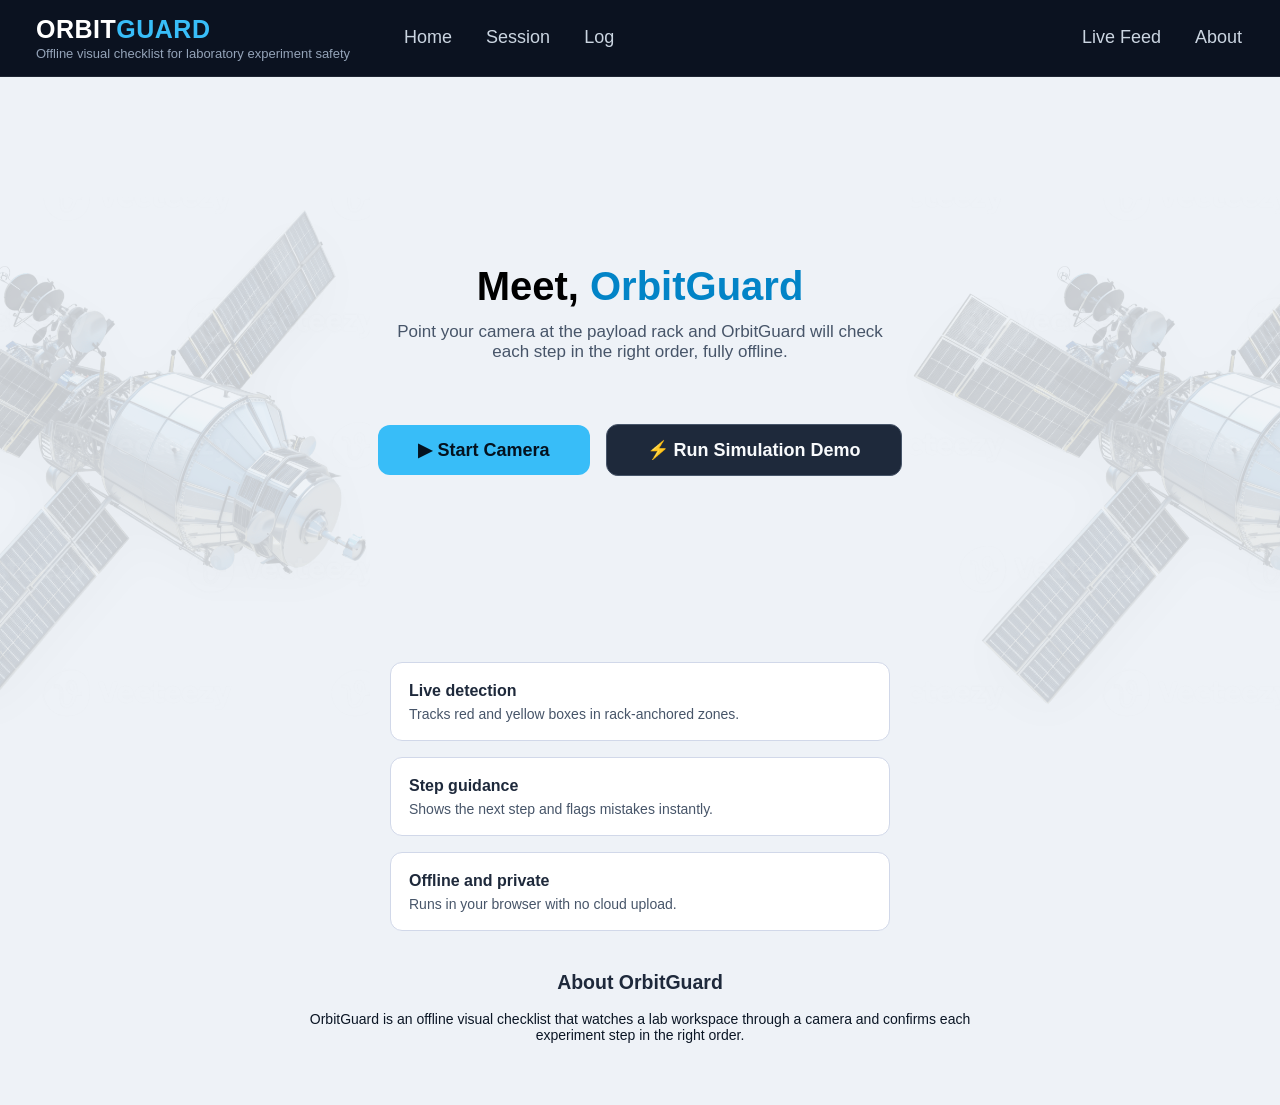
<file: index.html>
<!doctype html>

<html lang="en">
  <head>
    <meta charset="utf-8" />
    <meta name="viewport" content="width=device-width,initial-scale=1" />

    <title>OrbitGuard — On-board Experiment Sequence Monitor</title>

    <link rel="stylesheet" href="css/style.css" />

    <link rel="preconnect" href="https://fonts.googleapis.com" />
    <link rel="preconnect" href="https://fonts.gstatic.com" crossorigin />

    <link
      href="https://fonts.googleapis.com/css2?family=Inter:wght@400;500;600&family=Poppins:wght@600;700&family=JetBrains+Mono&display=swap"
      rel="stylesheet"
    />
  </head>

  <body>
    <header class="navbar">
      <div class="brand">
        <i class="logo"></i>

        <div>
          <h1>ORBIT<span>GUARD</span></h1>
          <h3>Offline visual checklist for laboratory experiment safety</h3>
        </div>
      </div>

      <button
        class="nav-toggle"
        aria-label="Toggle menu"
        aria-expanded="false"
      ></button>

      <nav class="nav-links" aria-label="Main navigation">
        <a href="#home" data-view="home">Home</a>
        <a href="#session" data-view="app">Session</a>
        <a href="#logSection" data-view="app">Log</a>
        <a href="#live" data-view="app" class="push-right">Live Feed</a>
        <a href="about.html">About</a>
      </nav>
    </header>

    <section class="home" id="home">
      <div class="hero-bg"></div>
      <img
        src="image/rocket2 (1).png"
        class="spaceship-center"
        alt="Space shuttle"
      />
      <img
        src="image/rocket2 (1).png"
        class="spaceship-right"
        alt="Space shuttle"
      />

      <div class="hero">
        <h2>Meet, <span>OrbitGuard</span></h2>

        <p>
          Point your camera at the payload rack and OrbitGuard will check each
          step in the right order, fully offline.
        </p>

        <div class="hero-actions">
          <button id="bStart" class="pri hero-btn">▶ Start Camera</button>
          <button id="bStartSim" class="sec hero-btn">⚡ Run Simulation Demo</button>
        </div>
      </div>

      <div class="features">
        <div class="feature">
          <h3>Live detection</h3>
          <p>Tracks red and yellow boxes in rack-anchored zones.</p>
        </div>

        <div class="feature">
          <h3>Step guidance</h3>
          <p>Shows the next step and flags mistakes instantly.</p>
        </div>

        <div class="feature">
          <h3>Offline and private</h3>
          <p>Runs in your browser with no cloud upload.</p>
        </div>
      </div>

      <div class="about" id="about">
        <h2>About OrbitGuard</h2>

        <p>
          OrbitGuard is an offline visual checklist that watches a lab workspace
          through a camera and confirms each experiment step in the right order.
        </p>
      </div>
    </section>

    <div id="app" hidden>
      <div class="statusbar">
        <div class="pills">
          <span class="pill ai" id="pMod"> MODE: RULE-BASED · OFFLINE </span>

          <span class="pill" id="pCam"> CAMERA: OFF </span>

          <span class="pill" id="pSes"> SESSION: IDLE </span>

          <span class="pill" id="pRec"> REC: OFF </span>

          <span class="pill" id="pNet"> IP STREAM: OFF </span>

          <span class="pill" id="pFps"> 0 FPS </span>

          <span class="pill" id="pTim"> 00:00 </span>
        </div>
      </div>
      <main>
        <section class="card" id="live">
          <h2>Live payload feed · rack-anchored zones</h2>

          <div class="stage">
            <canvas id="cv" width="640" height="480"></canvas>

            <div class="banner" id="banner"></div>
          </div>

          <div class="chips" id="chips"></div>

          <div class="controls">
            <div class="control-row">
              <div class="group">
                <button id="bCam" class="pri">▶ Start Camera</button>

                <button id="bSimG">Demo ✓ Correct</button>

                <button id="bSimB">Demo ✗ With Mistakes</button>
              </div>
            </div>

            <div class="control-row" id="session">
              <div class="group">
                <button id="bSes" class="pri">Start Session</button>

                <button id="bEnd">End Session</button>

                <button id="bRec">● Record</button>
              </div>

              <div class="group group-grow">
                <input id="wsUrl" value="ws://192.168.1.10:8765" />

                <button id="bNet">Connect IP</button>
              </div>

              <div class="group">
                <button id="bVoice">🔊 Voice On</button>

                <button id="bLog">⬇ Log (JSON)</button>
              </div>
            </div>

            <div class="control-row">
              <div class="group settings">
                <label class="field">
                  <small>Sensitivity</small>

                  <input type="range" id="sens" min="50" max="95" value="70" />
                </label>

                <label class="field">
                  <small>Orientation</small>

                  <select id="rot">
                    <option value="0">0°</option>
                    <option value="90">90°</option>
                    <option value="180">180°</option>
                    <option value="270">270°</option>
                  </select>
                </label>
              </div>
            </div>
          </div>
          <p class="hint">
            Zones are anchored to the payload rack: R=Rack, A=Tray A, B=Tray B.
            Use the Orientation menu if the camera is mounted rotated; use
            Sensitivity if lighting is poor.
          </p>
        </section>
        <aside>
          <section class="card">
            <h2>Guidance</h2>
            <ul class="steps" id="steps"></ul>
            <div id="nxt"></div>
          </section>
          <section class="card" id="logSection">
            <h2>Structured event log</h2>
            <div class="log" id="log"></div>
          </section>
        </aside>
      </main>
    </div>

    <div class="toast" id="toast"></div>

    <script src="model/colornet.js"></script>

    <script src="js/core.js"></script>

    <script src="js/model.js"></script>

    <script src="js/sim.js"></script>

    <script src="js/io.js"></script>

    <script src="js/main.js"></script>

    <script>
      (() => {
        const home = document.getElementById("home");
        const app = document.getElementById("app");
        const menu = document.querySelector(".nav-links");
        const toggle = document.querySelector(".nav-toggle");

        function showApp(startCamera) {
          home.hidden = true;
          app.hidden = false;

          window.scrollTo({
            top: 0,
          });

          if (startCamera) {
            document.getElementById("bCam").click();
          }
        }

        function showHome() {
          app.hidden = true;
          home.hidden = false;
        }

        document.getElementById("bStart").addEventListener("click", () => {
          showApp(true);
        });

        const bStartSim = document.getElementById("bStartSim");
        if (bStartSim) {
          bStartSim.addEventListener("click", () => {
            showApp(false);
            if (typeof runSim === "function") {
              runSim("good");
            }
          });
        }

        function checkHash() {
          const hash = window.location.hash;
          if (hash === "#session" || hash === "#live" || hash === "#logSection") {
            showApp(false);
            const target = document.querySelector(hash);
            if (target) {
              setTimeout(() => target.scrollIntoView({ behavior: "smooth" }), 50);
            }
          } else if (hash === "#home") {
            showHome();
          }
        }

        menu.querySelectorAll("a").forEach((a) => {
          a.addEventListener("click", (e) => {
            if (a.dataset.view === "home") {
              showHome();
            } else if (a.dataset.view === "app") {
              showApp(false);
            }
            menu.classList.remove("open");
          });
        });

        window.addEventListener("hashchange", checkHash);
        window.addEventListener("DOMContentLoaded", checkHash);
        checkHash();

        toggle.addEventListener("click", () => {
          const open = menu.classList.toggle("open");
          toggle.setAttribute("aria-expanded", open);
        });
      })();
    </script>
  </body>
</html>
</file>
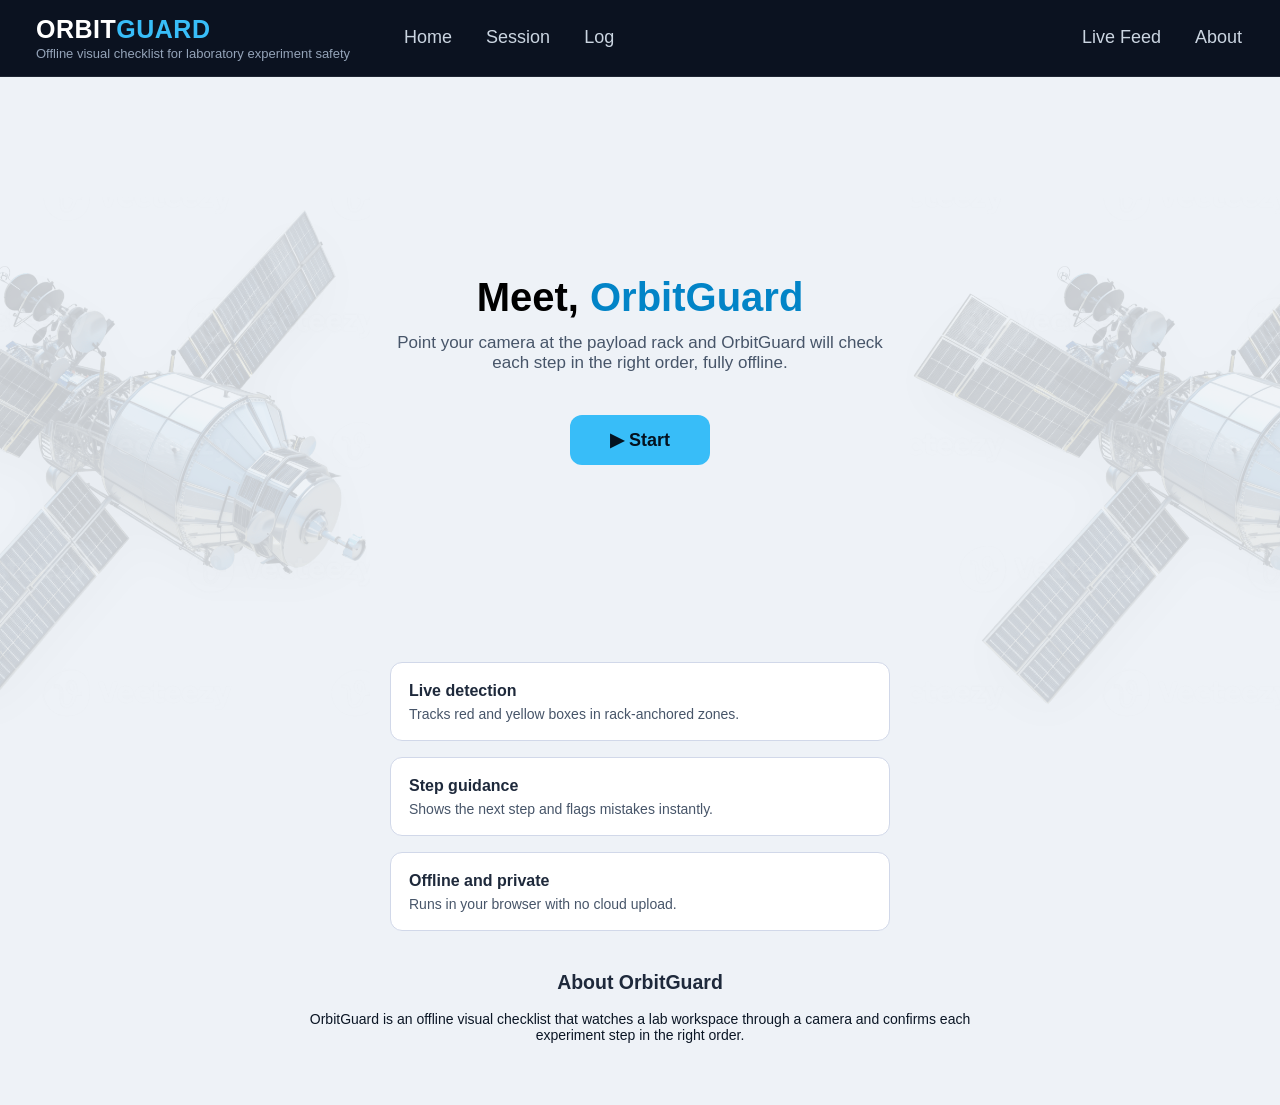
<file: orbitguard/orbitguard_backup/index.html>
<!doctype html>

<html lang="en">
  <head>
    <meta charset="utf-8" />
    <meta name="viewport" content="width=device-width,initial-scale=1" />

    <title>OrbitGuard — On-board Experiment Sequence Monitor</title>

    <link rel="stylesheet" href="css/style.css" />

    <link rel="preconnect" href="https://fonts.googleapis.com" />
    <link rel="preconnect" href="https://fonts.gstatic.com" crossorigin />

    <link
      href="https://fonts.googleapis.com/css2?family=Inter:wght@400;500;600&family=Poppins:wght@600;700&family=JetBrains+Mono&display=swap"
      rel="stylesheet"
    />
  </head>

  <body>
    <header class="navbar">
      <div class="brand">
        <i class="logo"></i>

        <div>
          <h1>ORBIT<span>GUARD</span></h1>
          <h3>Offline visual checklist for laboratory experiment safety</h3>
        </div>
      </div>

      <button
        class="nav-toggle"
        aria-label="Toggle menu"
        aria-expanded="false"
      ></button>

      <nav class="nav-links" aria-label="Main navigation">
        <a href="#home" data-view="home">Home</a>
        <a href="#session" data-view="app">Session</a>
        <a href="#logSection" data-view="app">Log</a>
        <a href="#live" data-view="app" class="push-right">Live Feed</a>
        <a href="about.html">About</a>
      </nav>
    </header>

    <section class="home" id="home">
      <div class="hero-bg"></div>
      <img
        src="image/rocket2 (1).png"
        class="spaceship-center"
        alt="Space shuttle"
      />
      <img
        src="image/rocket2 (1).png"
        class="spaceship-right"
        alt="Space shuttle"
      />

      <div class="hero">
        <h2>Meet, <span>OrbitGuard</span></h2>

        <p>
          Point your camera at the payload rack and OrbitGuard will check each
          step in the right order, fully offline.
        </p>

        <button id="bStart" class="pri hero-btn">▶ Start</button>
      </div>

      <div class="features">
        <div class="feature">
          <h3>Live detection</h3>
          <p>Tracks red and yellow boxes in rack-anchored zones.</p>
        </div>

        <div class="feature">
          <h3>Step guidance</h3>
          <p>Shows the next step and flags mistakes instantly.</p>
        </div>

        <div class="feature">
          <h3>Offline and private</h3>
          <p>Runs in your browser with no cloud upload.</p>
        </div>
      </div>

      <div class="about" id="about">
        <h2>About OrbitGuard</h2>

        <p>
          OrbitGuard is an offline visual checklist that watches a lab workspace
          through a camera and confirms each experiment step in the right order.
        </p>
      </div>
    </section>

    <div id="app" hidden>
      <div class="statusbar">
        <div class="pills">
          <span class="pill ai" id="pMod"> MODE: RULE-BASED · OFFLINE </span>

          <span class="pill" id="pCam"> CAMERA: OFF </span>

          <span class="pill" id="pSes"> SESSION: IDLE </span>

          <span class="pill" id="pRec"> REC: OFF </span>

          <span class="pill" id="pNet"> IP STREAM: OFF </span>

          <span class="pill" id="pFps"> 0 FPS </span>

          <span class="pill" id="pTim"> 00:00 </span>
        </div>
      </div>
      <main>
        <section class="card" id="live">
          <h2>Live payload feed · rack-anchored zones</h2>

          <div class="stage">
            <canvas id="cv" width="640" height="480"></canvas>

            <div class="banner" id="banner"></div>
          </div>

          <div class="chips" id="chips"></div>

          <div class="controls">
            <div class="control-row">
              <div class="group">
                <button id="bCam" class="pri">▶ Start Camera</button>

                <button id="bSimG">Demo ✓ Correct</button>

                <button id="bSimB">Demo ✗ With Mistakes</button>
              </div>
            </div>

            <div class="control-row" id="session">
              <div class="group">
                <button id="bSes" class="pri">Start Session</button>

                <button id="bEnd">End Session</button>

                <button id="bRec">● Record</button>
              </div>

              <div class="group group-grow">
                <input id="wsUrl" value="ws://192.168.1.10:8765" />

                <button id="bNet">Connect IP</button>
              </div>

              <div class="group">
                <button id="bVoice">🔊 Voice On</button>

                <button id="bLog">⬇ Log (JSON)</button>
              </div>
            </div>

            <div class="control-row">
              <div class="group settings">
                <label class="field">
                  <small>Sensitivity</small>

                  <input type="range" id="sens" min="50" max="95" value="70" />
                </label>

                <label class="field">
                  <small>Orientation</small>

                  <select id="rot">
                    <option value="0">0°</option>
                    <option value="90">90°</option>
                    <option value="180">180°</option>
                    <option value="270">270°</option>
                  </select>
                </label>
              </div>
            </div>
          </div>
          <p class="hint">
            Zones are anchored to the payload rack: R=Rack, A=Tray A, B=Tray B.
            Use the Orientation menu if the camera is mounted rotated; use
            Sensitivity if lighting is poor.
          </p>
        </section>
        <aside>
          <section class="card">
            <h2>Guidance</h2>
            <ul class="steps" id="steps"></ul>
            <div id="nxt"></div>
          </section>
          <section class="card" id="logSection">
            <h2>Structured event log</h2>
            <div class="log" id="log"></div>
          </section>
        </aside>
      </main>
    </div>

    <div class="toast" id="toast"></div>

    <script src="model/colornet.js"></script>

    <script src="js/core.js"></script>

    <script src="js/model.js"></script>

    <script src="js/sim.js"></script>

    <script src="js/io.js"></script>

    <script src="js/main.js"></script>

    <script>
      (() => {
        const home = document.getElementById("home");
        const app = document.getElementById("app");
        const menu = document.querySelector(".nav-links");
        const toggle = document.querySelector(".nav-toggle");

        function showApp(startCamera) {
          home.hidden = true;
          app.hidden = false;

          window.scrollTo({
            top: 0,
          });

          if (startCamera) {
            document.getElementById("bCam").click();
          }
        }
        function showHome() {
          app.hidden = true;
          home.hidden = false;
        }
        document.getElementById("bStart").addEventListener("click", () => {
          showApp(true);
        });

        menu.querySelectorAll("a").forEach((a) => {
          a.addEventListener("click", () => {
            if (a.dataset.view === "home") {
              showHome();
            } else {
              showApp(false);
            }

            menu.classList.remove("open");
          });
        });
        toggle.addEventListener("click", () => {
          const open = menu.classList.toggle("open");

          toggle.setAttribute("aria-expanded", open);
        });
      })();
    </script>
  </body>
</html>
</file>
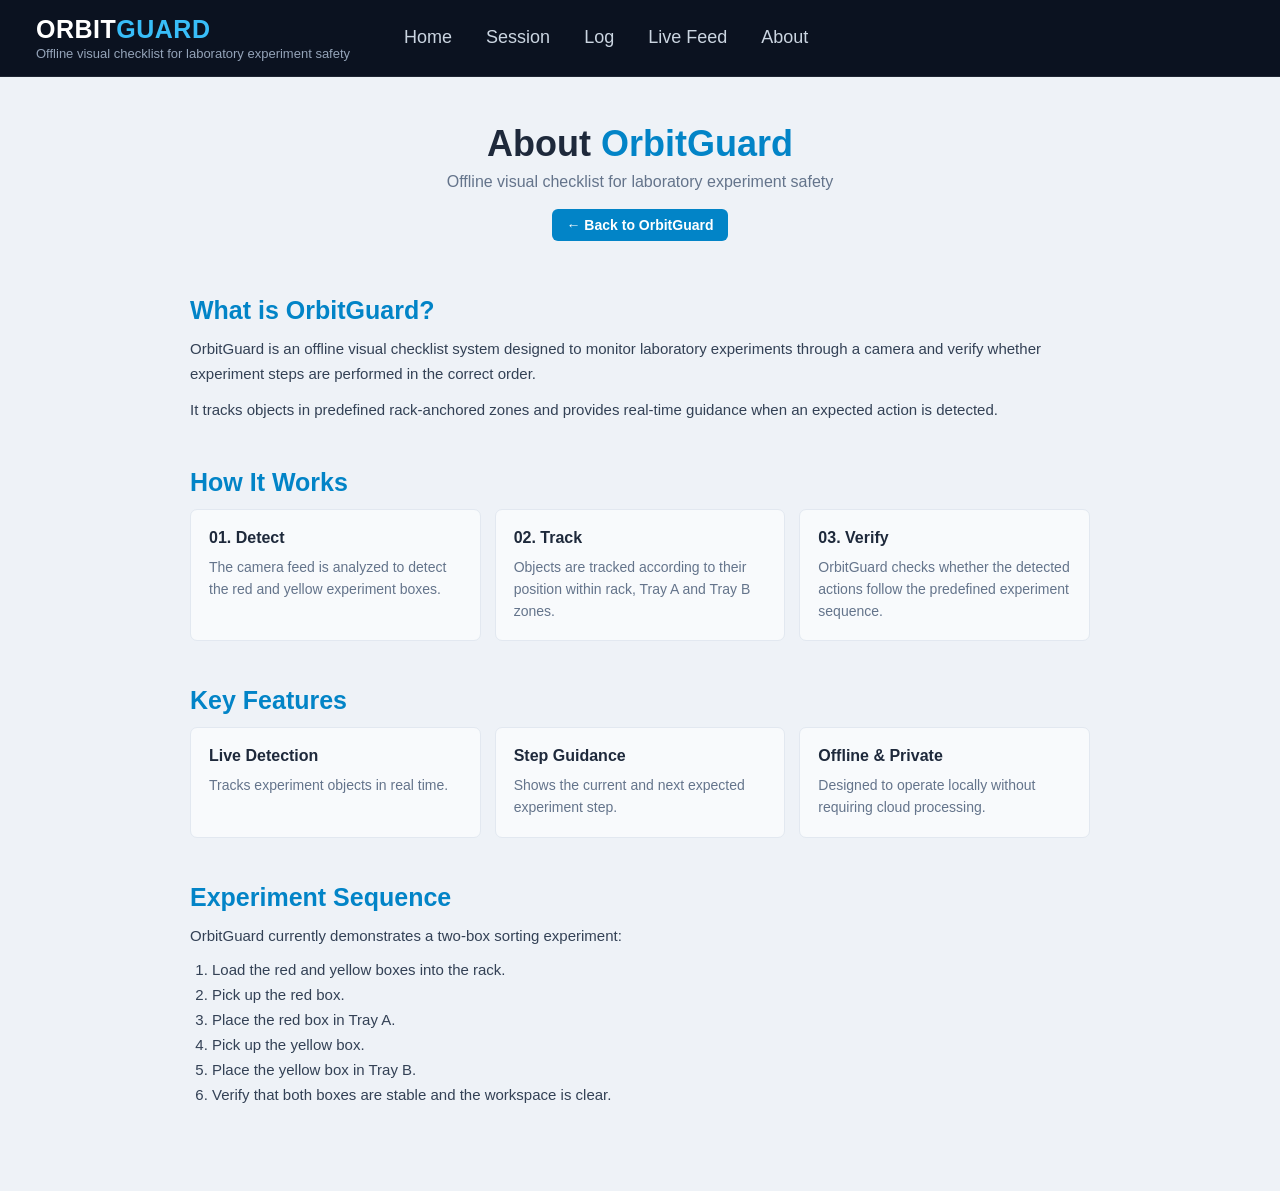
<file: about.html>
<!doctype html>
<html lang="en">
<head>
  <meta charset="utf-8">
  <meta name="viewport" content="width=device-width, initial-scale=1">
  <title>About — OrbitGuard</title>

  <link rel="stylesheet" href="css/edit.css">
  <link rel="stylesheet" href="css/style.css">
</head>

<body>

  <header class="navbar">
    <div class="brand">
      <i class="logo"></i>

      <div>
        <h1>ORBIT<span>GUARD</span></h1>
        <h3>Offline visual checklist for laboratory experiment safety</h3>
      </div>
    </div>

    <nav class="nav-links">
      <a href="index.html">Home</a>
      <a href="index.html#session">Session</a>
      <a href="index.html#logSection">Log</a>
      <a href="index.html#live">Live Feed</a>
      <a href="about.html">About</a>
    </nav>
  </header>

  <main class="about-page">

    <section class="about-hero">
      <h1>About <span>OrbitGuard</span></h1>

      <p>
        Offline visual checklist for laboratory experiment safety
      </p>

      <a href="index.html" class="back-btn">
        ← Back to OrbitGuard
      </a>
    </section>

    <section class="about-card">
      <h2>What is OrbitGuard?</h2>

      <p>
        OrbitGuard is an offline visual checklist system designed to
        monitor laboratory experiments through a camera and verify
        whether experiment steps are performed in the correct order.
      </p>

      <p>
        It tracks objects in predefined rack-anchored zones and provides
        real-time guidance when an expected action is detected.
      </p>
    </section>

    <section class="about-card">
      <h2>How It Works</h2>

      <div class="about-grid">

        <div class="feature-box">
          <h3>01. Detect</h3>
          <p>
            The camera feed is analyzed to detect the red and yellow
            experiment boxes.
          </p>
        </div>

        <div class="feature-box">
          <h3>02. Track</h3>
          <p>
            Objects are tracked according to their position within
            rack, Tray A and Tray B zones.
          </p>
        </div>

        <div class="feature-box">
          <h3>03. Verify</h3>
          <p>
            OrbitGuard checks whether the detected actions follow the
            predefined experiment sequence.
          </p>
        </div>

      </div>
    </section>

    <section class="about-card">
      <h2>Key Features</h2>

      <div class="about-grid">

        <div class="feature-box">
          <h3>Live Detection</h3>
          <p>
            Tracks experiment objects in real time.
          </p>
        </div>

        <div class="feature-box">
          <h3>Step Guidance</h3>
          <p>
            Shows the current and next expected experiment step.
          </p>
        </div>

        <div class="feature-box">
          <h3>Offline & Private</h3>
          <p>
            Designed to operate locally without requiring cloud
            processing.
          </p>
        </div>

      </div>
    </section>

    <section class="about-card">
      <h2>Experiment Sequence</h2>

      <p>
        OrbitGuard currently demonstrates a two-box sorting experiment:
      </p>

      <ol>
        <li>Load the red and yellow boxes into the rack.</li>
        <li>Pick up the red box.</li>
        <li>Place the red box in Tray A.</li>
        <li>Pick up the yellow box.</li>
        <li>Place the yellow box in Tray B.</li>
        <li>Verify that both boxes are stable and the workspace is clear.</li>
      </ol>
    </section>
  </main>
</body>
</html>
</file>
<file: css/style.css>
:root {
  --bg: #eef2f7;
  --pn: #ffffff;
  --ln: #d1d8e9;
  --tx: #1e293b;
  --mu: #64748b;
  --ac: #38bdf8;
  --ok: #16a34a;
  --wr: #d97706;
  --er: #dc2626;
}
* {
  font-family: "IBM Plex Sans", sans-serif;
  box-sizing: border-box;
}
html {
  scroll-behavior: smooth;
}
[hidden] {
  display: none !important;
}
body {
  margin: 0;
  background: var(--bg);
  color: var(--tx);
  font-size: 13px;
}
h1,
h2,
h3 {
  font-family: var(--font-heading);
  font-weight: 700;
  line-height: 1.2;
}
code,
pre {
  font-family: var(--font-code);
  font-size: 0.9rem;
}
small {
  color: var(--mu);
}
#live,
#session,
#log,
#about {
  scroll-margin-top: 100px;
}
.navbar {
  position: sticky;
  top: 0;
  z-index: 100;
  display: flex;
  align-items: center;
  gap: 16px;
  padding: 14px 24px;
  background: #0b1220;
  border-bottom: 1px solid rgba(255, 255, 255, 0.08);
}
.brand {
  display: flex;
  gap: 12px;
  align-items: center;
}
.navbar h1 {
  margin: 0;
  font-size: 25px;
  letter-spacing: 0.5px;
  color: #fff;
}
.navbar h1 span {
  color: var(--ac);
}
.navbar h3 {
  margin: 2px 0 0;
  font-size: 13px;
  font-weight: 400;
  color: #94a3b8;
}
.nav-links {
  display: flex;
  flex: 1;
  gap: 6px;
  margin-left: 24px;
}
.nav-links a {
  padding: 8px 14px;
  border-radius: 8px;
  color: #cbd5e1;
  text-decoration: none;
  font-size: 18px;
  font-weight: 500;
  transition:
    background 0.2s,
    color 0.2s;
}
.nav-links a:hover {
  background: #0284c7;
  color: #fff;
}
.nav-links a.active {
  background: var(--ac);
  color: #0b1220;
}
.nav-links .push-right {
  margin-left: auto;
}
.nav-toggle {
  display: none;
  margin-left: auto;
  background: none;
  border: 1px solid rgba(255, 255, 255, 0.2);
  color: #fff;
  font-size: 20px;
  padding: 4px 10px;
  border-radius: 8px;
  cursor: pointer;
}
.statusbar {
  padding: 10px 24px;
  background: #f1f5f9;
  border-bottom: 1px solid var(--ln);
}
.pills {
  display: flex;
  align-items: center;
  flex-wrap: wrap;
  gap: 10px;
  margin-top: 30px;
}
.pill {
  display: inline-flex;
  align-items: center;
  padding: 4px 12px;
  border: 1px solid;
  font-size: 15px;
  font-weight: 600;
  line-height: 1.4;
  color: #212121;
  background: var(--pn);
  white-space: nowrap;
}
.pill.ai {
  color: #0284c7;
  border-color: #0284c7;
}
.pill.on {
  color: var(--ok);
  border-color: var(--ok);
}
.pill.rec {
  color: var(--er);
  border-color: var(--er);
  animation: bl 1s infinite;
}
.home {
  padding: 0 20px 48px;
}
.hero {
  display: flex;
  flex-direction: column;
  align-items: center;
  justify-content: center;
  gap: 12px;
  min-height: 65vh;
  text-align: center;
}
.hero h2 {
  font-size: 40px;
  color: #000;
  margin: 0;
}
.hero h2 span {
  color: #0284c7;
}
.hero p {
  margin: 0;
  max-width: 520px;
  color: #475569;
  font-size: 17px;
}
.hero-btn {
  margin-top: 30px;
  padding: 14px 40px;
  font-size: 18px;
  border-radius: 12px;
}
.features {
  display: grid;
  gap: 16px;
  max-width: 500px;
  margin: 0 auto 40px;
}
.feature {
  padding: 18px;
  border: 1px solid var(--ln);
  border-radius: 12px;
  background: var(--pn);
}
.feature h3 {
  margin: 0 0 6px;
  font-size: 16px;
}
.feature p {
  margin: 0;
  font-size: 14px;
  color: #475569;
}
.about {
  max-width: 700px;
  margin: 0 auto;
  text-align: center;
}
.about p {
  color: #0b1625;
  font-size: 14px;
}
main {
  display: grid;
  grid-template-columns: minmax(0, 1.7fr) minmax(0, 1fr);
  gap: 24px;
  padding: 24px 32px;
}
main aside,
.side {
  display: flex;
  flex-direction: column;
  gap: 20px;
}
.card {
  border: 1px solid var(--ln);
  border-radius: 14px;
  border-color: #0284c7;
  padding: 20px;
}
.card h2 {
  margin: 0 0 10px;
  font-size: 20px;
  letter-spacing: 1.5px;
  text-transform: uppercase;
  color: #0284c7;
}
.stage {
  position: relative;
  border-radius: 12px;
  overflow: hidden;
  box-shadow:
    0 0 0 1px var(--ln),
    0 0 40px #38bdf822;
}
.stage::before {
  content: "";
  position: absolute;
  inset: 0;
  pointer-events: none;
  z-index: 2;
  background: repeating-linear-gradient(
    0deg,
    rgba(56, 189, 248, 0.06) 0 1px,
    transparent 1px 3px
  );
}
.stage::after {
  content: "";
  position: absolute;
  left: 0;
  right: 0;
  height: 2px;
  background: linear-gradient(90deg, transparent, var(--ac), transparent);
  animation: scan 4s linear infinite;
  z-index: 2;
  pointer-events: none;
}
canvas {
  display: block;
  width: 100%;
  border-radius: 10px;
  background: #0b1220;
  cursor: default;
}
.banner {
  position: absolute;
  left: 10px;
  right: 10px;
  top: 10px;
  z-index: 3;
  padding: 10px 14px;
  border-radius: 10px;
  background: rgba(220, 38, 38, 0.92);
  color: #fff;
  font-weight: 600;
  display: none;
  animation: bl 0.6s 3;
}
.chips {
  display: flex;
  gap: 8px;
  margin-top: 8px;
  flex-wrap: wrap;
}
.chip {
  padding: 3px 9px;
  border-radius: 8px;
  background: #141d33;
  color: #e6edf7;
  font-size: 12px;
}
.bar {
  display: flex;
  flex-wrap: wrap;
  gap: 10px;
  margin-top: 15px;
  align-items: center;
  font-size: 15px;
}
.hint {
  margin: 14px 0 0;
  padding: 10px 14px;
  font-family: var(--font-body);
  font-size: 20px;
  line-height: 1.5;
  color: #0b2740;
  border: 1px solid #91d0ee;
  border-radius: 8px;
}
button,
select,
input {
  font: inherit;
  color: #e6edf7;
  background: #12213f;
  border: 1px solid #2a3a5e;
  border-radius: 9px;
  padding: 7px 11px;
}
button {
  cursor: pointer;
  transition: 0.15s;
}
button:hover {
  border-color: var(--ac);
  transform: translateY(-1px);
}
button.pri {
  background: var(--ac);
  color: #04121f;
  border: 0;
  font-weight: 700;
}
button.sec {
  background: #1e293b;
  color: #f8fafc;
  border: 1px solid #475569;
  font-weight: 600;
}
button.sec:hover {
  background: #334155;
  border-color: var(--ac);
}
.hero-actions {
  display: flex;
  gap: 16px;
  flex-wrap: wrap;
  justify-content: center;
  align-items: center;
  margin-top: 20px;
}
button.dan {
  border-color: var(--er);
  color: #fca5a5;
}
button.cal {
  border-color: var(--wr);
}
button.act {
  outline: 2px solid var(--wr);
}
input {
  width: 190px;
}
input[type="range"] {
  padding: 0;
  border: 0;
  background: none;
}
.next {
  border: 1px solid var(--ac);
  background: linear-gradient(135deg, #0b2740, #0f1626);
  color: #e6edf7;
  border-radius: 12px;
  padding: 12px;
  margin-bottom: 10px;
}
.next small {
  color: #94a3b8;
}
.next b,
.next strong {
  display: block;
  margin-top: 2px;
  font-size: 17px;
}
.steps {
  list-style: none;
  margin: 0;
  padding: 0;
}
.steps li {
  display: flex;
  gap: 10px;
  align-items: center;
  padding: 8px;
  margin-bottom: 4px;
  border-radius: 9px;
  border: 1px solid transparent;
}
.steps li.active {
  border-color: var(--ac);
  background: #e0f2fe;
}
.steps .ic {
  width: 24px;
  height: 24px;
  flex: none;
  display: grid;
  place-items: center;
  border-radius: 50%;
  background: #1a2540;
  color: #fff;
  font-size: 12px;
}
.steps li.done .ic {
  background: var(--ok);
  color: #03150d;
}
.steps li.skipped .ic {
  background: var(--er);
  color: #fff;
}
.steps li.late .ic {
  background: var(--wr);
  color: #201500;
}
.steps li.done {
  animation: pop 0.45s;
}
.steps small {
  display: block;
}
.log {
  height: 170px;
  overflow: auto;
  padding: 8px;
  border-radius: 9px;
  background: #080d19;
  color: #e6edf7;
  font:
    12px ui-monospace,
    Consolas,
    monospace;
}
.log div {
  padding: 1px 0;
}
.log .alert {
  color: #f87171;
}
.log .ok {
  color: #4ade80;
}
.log .info {
  color: #94a3b8;
}
.toast {
  position: fixed;
  bottom: 16px;
  left: 50%;
  transform: translateX(-50%);
  z-index: 9;
  display: none;
  padding: 10px 16px;
  border: 1px solid var(--ac);
  border-radius: 10px;
  background: #16203a;
  color: #e6edf7;
}
@keyframes bl {
  50% {
    opacity: 0.4;
  }
}
@keyframes scan {
  from {
    top: 0;
  }
  to {
    top: 100%;
  }
}
@keyframes pop {
  0% {
    transform: scale(0.96);
    background: #dcfce7;
  }
  100% {
    transform: none;
  }
}
@media (prefers-reduced-motion: reduce) {
  .pill.rec,
  .stage::after,
  .banner,
  .steps li.done {
    animation: none;
  }
}
@media (max-width: 1100px) {
  .navbar {
    flex-wrap: wrap;
  }
  .nav-links {
    flex: 1 1 100%;
    flex-wrap: wrap;
    margin-left: 0;
  }
  .nav-links .push-right {
    margin-left: 0;
  }
}
@media (max-width: 900px) {
  main {
    grid-template-columns: 1fr;
  }
}
@media (max-width: 720px) {
  .nav-toggle {
    display: block;
  }
  .nav-links {
    display: none;
    flex: none;
    flex-direction: column;
    width: 100%;
  }
  .nav-links.open {
    display: flex;
  }
  .navbar h1 {
    font-size: 18px;
  }
  .navbar h3 {
    font-size: 12px;
  }
  .statusbar {
    padding: 8px 12px;
  }
  .pills {
    gap: 8px;
  }
  .pill {
    font-size: 12px;
    padding: 3px 10px;
  }
  main {
    padding: 16px;
    gap: 20px;
  }
}
.controls {
  display: flex;
  flex-direction: column;
  gap: 12px;
  margin-top: 16px;
}
.control-row {
  display: flex;
  flex-wrap: wrap;
  align-items: center;
  gap: 12px 20px;
}
.group {
  display: flex;
  flex-wrap: wrap;
  align-items: center;
  gap: 8px;
}
.group-end {
  margin-left: auto;
  gap: 16px;
}
.group-grow {
  flex: 1 1 280px;
}
.group-grow input {
  flex: 1;
  min-width: 0;
  width: auto;
}
.field {
  display: flex;
  align-items: center;
  gap: 8px;
}
.controls button,
.controls select,
.controls input:not([type="range"]) {
  height: 38px;
  padding: 0 14px;
  font-size: 14px;
  white-space: nowrap;
}
.controls input[type="range"] {
  width: 110px;
  height: auto;
  padding: 0;
}
#app aside .card {
  padding: 20px;
  border-radius: 16px;
}
.next {
  padding: 12px 16px;
  margin-bottom: 14px;
  border-left: 4px solid var(--ac);
  border-radius: 10px;
  background: #0b2740;
}
.next small {
  display: block;
  font-size: 12px;
  color: #7dd3fc;
}
.next strong,
.next b {
  display: block;
  margin-top: 2px;
  font-size: 18px;
  color: #fff;
}
.steps .ic {
  width: auto;
  height: auto;
  border-radius: 0;
  background: none;
  color: #0b1220;
  font-size: 18px;
  font-weight: 600;
  display: block;
  box-shadow: none;
}
.steps .ic::after {
  content: ".";
}
.steps li.done .ic {
  background: none;
  color: #03150d;
}
.steps li.skipped .ic {
  background: none;
  color: var(--er);
}
.steps li.late .ic {
  background: none;
  color: var(--wr);
}
.steps li.active .ic {
  background: #fff;
  color: #dc2626;
  border: 1px solid #dc2626;
}
#bSimG {
  background: #fff;
  color: #217011;
  border: 1px solid #44dc26;
}
#bSimB {
  background: #fff;
  color: #dc2626;
  border: 1px solid #dc2626;
}
#bSes {
  background: #fff;
  color: #2563eb;
  border: 1px solid #2563eb;
}
#bEnd {
  background: #fff;
  color: #e89669;
  border: 1px solid #ea580c;
}
#bRec {
  background: #fff;
  color: #dc2626;
  border: 1px solid #dc2626;
}
#wsUrl {
  background: #fff;
  color: #dc2626;
  border: 1px solid #dc2626;
}
#bNet {
  background: #fff;
  color: #7c3aed;
  border: 1px solid #7c3aed;
}
#bVoice {
  background: #fff;
  color: #0f766e;
  border: 1px solid #0f766e;
}
#bLog {
  background: #fff;
  color: #475569;
  border: 1px solid #475569;
}
.field {
  color: #212121;
  font-size: 18px;
}
.field small {
  color: #0b1220;
}
#rot {
  background: #fff;
  color: #dc2626;
  border: 1px solid #dc2626;
}
.controls {
  display: flex;
  flex-direction: column;
  gap: 12px;
  margin-top: 16px;
}
.control-row {
  display: flex;
  flex-wrap: wrap;
  align-items: center;
  gap: 8px;
}
.group {
  display: flex;
  flex-wrap: wrap;
  align-items: center;
  gap: 8px;
}
.group-grow input {
  width: 230px;
}
.controls button,
.controls select,
.controls input:not([type="range"]) {
  height: 40px;
  padding: 0 14px;
  font-size: 14px;
  box-sizing: border-box;
}
.controls button {
  min-width: 110px;
}
.settings {
  gap: 24px;
}
.steps li {
  font-size: 18px;
}
.steps li small {
  font-size: 14px;
}
.steps .ic {
  font-size: 18px;
}
#bStart {
  background-color: rgb(2, 132, 199);
  border-color: rgb(2, 132, 199);
}
.controls button {
  background: #0b1220;
  color: #fff;
  border: 1px solid #0b1220;
}
.controls button:hover {
  background: #1e293b;
}
.controls button.pri {
  background: #0284c7;
  border-color: #0284c7;
  color: #fff;
}
#bEnd,
#bRec {
  background: #fff;
  color: #dc2626;
  border: 1px solid #dc2626;
}
#bEnd:hover,
#bRec:hover {
  background: #fee2e2;
}
.controls input,
.controls select {
  background: #fff;
  color: #0b1220;
  border: 1px solid #94a3b8;
}
.home {
  position: relative;
  overflow: hidden;
}
.spaceship-center {
  position: absolute;
  width: 520px;
  right: -150px;
  top: 120px;
  z-index: 0;
  pointer-events: none;
  opacity: 0.16;
  filter: drop-shadow(0 15px 25px rgba(0, 0, 0, 0.15));
  animation: spacecraftRight 18s ease-in-out infinite;
}
.spaceship-right {
  position: absolute;
  width: 520px;
  left: -150px;
  top: 120px;
  z-index: 0;
  pointer-events: none;
  opacity: 0.16;
  filter: drop-shadow(0 15px 25px rgba(0, 0, 0, 0.15));
  animation: spacecraftLeft 18s ease-in-out infinite;
}
@keyframes spacecraftRight {
  0% {
    transform: translateY(0);
  }
  50% {
    transform: translateY(25px);
  }
  100% {
    transform: translateY(0);
  }
}
@keyframes spacecraftLeft {
  0% {
    transform: scaleX(-1) translateY(0);
  }
  50% {
    transform: scaleX(-1) translateY(25px);
  }
  100% {
    transform: scaleX(-1) translateY(0);
  }
}
#bStart {
  background-color: #38bdf8;
}
.control-row:first-child {
  justify-content: center;
}
.control-row:first-child .group {
  justify-content: center;
}
.control-row:not(:first-child) {
  justify-content: center;
}
.control-row:not(:first-child) .group {
  justify-content: center;
  flex-wrap: wrap;
}
.controls button {
  min-height: 40px;
  padding: 9px 16px;
  font-size: 15px;
  font-weight: 600;
}
#wsUrl {
  height: 40px;
  box-sizing: border-box;
}
.controls {
  display: flex;
  flex-direction: column;
  align-items: center;
  gap: 12px;
}
.control-row {
  width: 100%;
  display: flex;
  justify-content: center;
}
.group {
  display: flex;
  align-items: center;
  justify-content: center;
  gap: 10px;
  flex-wrap: wrap;
}
</file>
<file: orbitguard/orbitguard_backup/css/style.css>
:root {
  --bg: #eef2f7;
  --pn: #ffffff;
  --ln: #d1d8e9;
  --tx: #1e293b;
  --mu: #64748b;
  --ac: #38bdf8;
  --ok: #16a34a;
  --wr: #d97706;
  --er: #dc2626;
}
* {
  font-family: "IBM Plex Sans", sans-serif;
  box-sizing: border-box;
}
html {
  scroll-behavior: smooth;
}
[hidden] {
  display: none !important;
}
body {
  margin: 0;
  background: var(--bg);
  color: var(--tx);
  font-size: 13px;
}
h1,
h2,
h3 {
  font-family: var(--font-heading);
  font-weight: 700;
  line-height: 1.2;
}
code,
pre {
  font-family: var(--font-code);
  font-size: 0.9rem;
}
small {
  color: var(--mu);
}
#live,
#session,
#log,
#about {
  scroll-margin-top: 100px;
}
.navbar {
  position: sticky;
  top: 0;
  z-index: 100;
  display: flex;
  align-items: center;
  gap: 16px;
  padding: 14px 24px;
  background: #0b1220;
  border-bottom: 1px solid rgba(255, 255, 255, 0.08);
}
.brand {
  display: flex;
  gap: 12px;
  align-items: center;
}
.navbar h1 {
  margin: 0;
  font-size: 25px;
  letter-spacing: 0.5px;
  color: #fff;
}
.navbar h1 span {
  color: var(--ac);
}
.navbar h3 {
  margin: 2px 0 0;
  font-size: 13px;
  font-weight: 400;
  color: #94a3b8;
}
.nav-links {
  display: flex;
  flex: 1;
  gap: 6px;
  margin-left: 24px;
}
.nav-links a {
  padding: 8px 14px;
  border-radius: 8px;
  color: #cbd5e1;
  text-decoration: none;
  font-size: 18px;
  font-weight: 500;
  transition:
    background 0.2s,
    color 0.2s;
}
.nav-links a:hover {
  background: #0284c7;
  color: #fff;
}
.nav-links a.active {
  background: var(--ac);
  color: #0b1220;
}
.nav-links .push-right {
  margin-left: auto;
}
.nav-toggle {
  display: none;
  margin-left: auto;
  background: none;
  border: 1px solid rgba(255, 255, 255, 0.2);
  color: #fff;
  font-size: 20px;
  padding: 4px 10px;
  border-radius: 8px;
  cursor: pointer;
}
.statusbar {
  padding: 10px 24px;
  background: #f1f5f9;
  border-bottom: 1px solid var(--ln);
}
.pills {
  display: flex;
  align-items: center;
  flex-wrap: wrap;
  gap: 10px;
  margin-top: 30px;
}
.pill {
  display: inline-flex;
  align-items: center;
  padding: 4px 12px;
  border: 1px solid;
  font-size: 15px;
  font-weight: 600;
  line-height: 1.4;
  color: #212121;
  background: var(--pn);
  white-space: nowrap;
}
.pill.ai {
  color: #0284c7;
  border-color: #0284c7;
}
.pill.on {
  color: var(--ok);
  border-color: var(--ok);
}
.pill.rec {
  color: var(--er);
  border-color: var(--er);
  animation: bl 1s infinite;
}
.home {
  padding: 0 20px 48px;
}
.hero {
  display: flex;
  flex-direction: column;
  align-items: center;
  justify-content: center;
  gap: 12px;
  min-height: 65vh;
  text-align: center;
}
.hero h2 {
  font-size: 40px;
  color: #000;
  margin: 0;
}
.hero h2 span {
  color: #0284c7;
}
.hero p {
  margin: 0;
  max-width: 520px;
  color: #475569;
  font-size: 17px;
}
.hero-btn {
  margin-top: 30px;
  padding: 14px 40px;
  font-size: 18px;
  border-radius: 12px;
}
.features {
  display: grid;
  gap: 16px;
  max-width: 500px;
  margin: 0 auto 40px;
}
.feature {
  padding: 18px;
  border: 1px solid var(--ln);
  border-radius: 12px;
  background: var(--pn);
}
.feature h3 {
  margin: 0 0 6px;
  font-size: 16px;
}
.feature p {
  margin: 0;
  font-size: 14px;
  color: #475569;
}
.about {
  max-width: 700px;
  margin: 0 auto;
  text-align: center;
}
.about p {
  color: #0b1625;
  font-size: 14px;
}
main {
  display: grid;
  grid-template-columns: minmax(0, 1.7fr) minmax(0, 1fr);
  gap: 24px;
  padding: 24px 32px;
}
main aside,
.side {
  display: flex;
  flex-direction: column;
  gap: 20px;
}
.card {
  border: 1px solid var(--ln);
  border-radius: 14px;
  border-color: #0284c7;
  padding: 20px;
}
.card h2 {
  margin: 0 0 10px;
  font-size: 20px;
  letter-spacing: 1.5px;
  text-transform: uppercase;
  color: #0284c7;
}
.stage {
  position: relative;
  border-radius: 12px;
  overflow: hidden;
  box-shadow:
    0 0 0 1px var(--ln),
    0 0 40px #38bdf822;
}
.stage::before {
  content: "";
  position: absolute;
  inset: 0;
  pointer-events: none;
  z-index: 2;
  background: repeating-linear-gradient(
    0deg,
    rgba(56, 189, 248, 0.06) 0 1px,
    transparent 1px 3px
  );
}
.stage::after {
  content: "";
  position: absolute;
  left: 0;
  right: 0;
  height: 2px;
  background: linear-gradient(90deg, transparent, var(--ac), transparent);
  animation: scan 4s linear infinite;
  z-index: 2;
  pointer-events: none;
}
canvas {
  display: block;
  width: 100%;
  border-radius: 10px;
  background: #0b1220;
  cursor: default;
}
.banner {
  position: absolute;
  left: 10px;
  right: 10px;
  top: 10px;
  z-index: 3;
  padding: 10px 14px;
  border-radius: 10px;
  background: rgba(220, 38, 38, 0.92);
  color: #fff;
  font-weight: 600;
  display: none;
  animation: bl 0.6s 3;
}
.chips {
  display: flex;
  gap: 8px;
  margin-top: 8px;
  flex-wrap: wrap;
}
.chip {
  padding: 3px 9px;
  border-radius: 8px;
  background: #141d33;
  color: #e6edf7;
  font-size: 12px;
}
.bar {
  display: flex;
  flex-wrap: wrap;
  gap: 10px;
  margin-top: 15px;
  align-items: center;
  font-size: 15px;
}
.hint {
  margin: 14px 0 0;
  padding: 10px 14px;
  font-family: var(--font-body);
  font-size: 20px;
  line-height: 1.5;
  color: #0b2740;
  border: 1px solid #91d0ee;
  border-radius: 8px;
}
button,
select,
input {
  font: inherit;
  color: #e6edf7;
  background: #12213f;
  border: 1px solid #2a3a5e;
  border-radius: 9px;
  padding: 7px 11px;
}
button {
  cursor: pointer;
  transition: 0.15s;
}
button:hover {
  border-color: var(--ac);
  transform: translateY(-1px);
}
button.pri {
  background: var(--ac);
  color: #04121f;
  border: 0;
  font-weight: 700;
}
button.dan {
  border-color: var(--er);
  color: #fca5a5;
}
button.cal {
  border-color: var(--wr);
}
button.act {
  outline: 2px solid var(--wr);
}
input {
  width: 190px;
}
input[type="range"] {
  padding: 0;
  border: 0;
  background: none;
}
.next {
  border: 1px solid var(--ac);
  background: linear-gradient(135deg, #0b2740, #0f1626);
  color: #e6edf7;
  border-radius: 12px;
  padding: 12px;
  margin-bottom: 10px;
}
.next small {
  color: #94a3b8;
}
.next b,
.next strong {
  display: block;
  margin-top: 2px;
  font-size: 17px;
}
.steps {
  list-style: none;
  margin: 0;
  padding: 0;
}
.steps li {
  display: flex;
  gap: 10px;
  align-items: center;
  padding: 8px;
  margin-bottom: 4px;
  border-radius: 9px;
  border: 1px solid transparent;
}
.steps li.active {
  border-color: var(--ac);
  background: #e0f2fe;
}
.steps .ic {
  width: 24px;
  height: 24px;
  flex: none;
  display: grid;
  place-items: center;
  border-radius: 50%;
  background: #1a2540;
  color: #fff;
  font-size: 12px;
}
.steps li.done .ic {
  background: var(--ok);
  color: #03150d;
}
.steps li.skipped .ic {
  background: var(--er);
  color: #fff;
}
.steps li.late .ic {
  background: var(--wr);
  color: #201500;
}
.steps li.done {
  animation: pop 0.45s;
}
.steps small {
  display: block;
}
.log {
  height: 170px;
  overflow: auto;
  padding: 8px;
  border-radius: 9px;
  background: #080d19;
  color: #e6edf7;
  font:
    12px ui-monospace,
    Consolas,
    monospace;
}
.log div {
  padding: 1px 0;
}
.log .alert {
  color: #f87171;
}
.log .ok {
  color: #4ade80;
}
.log .info {
  color: #94a3b8;
}
.toast {
  position: fixed;
  bottom: 16px;
  left: 50%;
  transform: translateX(-50%);
  z-index: 9;
  display: none;
  padding: 10px 16px;
  border: 1px solid var(--ac);
  border-radius: 10px;
  background: #16203a;
  color: #e6edf7;
}
@keyframes bl {
  50% {
    opacity: 0.4;
  }
}
@keyframes scan {
  from {
    top: 0;
  }
  to {
    top: 100%;
  }
}
@keyframes pop {
  0% {
    transform: scale(0.96);
    background: #dcfce7;
  }
  100% {
    transform: none;
  }
}
@media (prefers-reduced-motion: reduce) {
  .pill.rec,
  .stage::after,
  .banner,
  .steps li.done {
    animation: none;
  }
}
@media (max-width: 1100px) {
  .navbar {
    flex-wrap: wrap;
  }
  .nav-links {
    flex: 1 1 100%;
    flex-wrap: wrap;
    margin-left: 0;
  }
  .nav-links .push-right {
    margin-left: 0;
  }
}
@media (max-width: 900px) {
  main {
    grid-template-columns: 1fr;
  }
}
@media (max-width: 720px) {
  .nav-toggle {
    display: block;
  }
  .nav-links {
    display: none;
    flex: none;
    flex-direction: column;
    width: 100%;
  }
  .nav-links.open {
    display: flex;
  }
  .navbar h1 {
    font-size: 18px;
  }
  .navbar h3 {
    font-size: 12px;
  }
  .statusbar {
    padding: 8px 12px;
  }
  .pills {
    gap: 8px;
  }
  .pill {
    font-size: 12px;
    padding: 3px 10px;
  }
  main {
    padding: 16px;
    gap: 20px;
  }
}
.controls {
  display: flex;
  flex-direction: column;
  gap: 12px;
  margin-top: 16px;
}
.control-row {
  display: flex;
  flex-wrap: wrap;
  align-items: center;
  gap: 12px 20px;
}
.group {
  display: flex;
  flex-wrap: wrap;
  align-items: center;
  gap: 8px;
}
.group-end {
  margin-left: auto;
  gap: 16px;
}
.group-grow {
  flex: 1 1 280px;
}
.group-grow input {
  flex: 1;
  min-width: 0;
  width: auto;
}
.field {
  display: flex;
  align-items: center;
  gap: 8px;
}
.controls button,
.controls select,
.controls input:not([type="range"]) {
  height: 38px;
  padding: 0 14px;
  font-size: 14px;
  white-space: nowrap;
}
.controls input[type="range"] {
  width: 110px;
  height: auto;
  padding: 0;
}
#app aside .card {
  padding: 20px;
  border-radius: 16px;
}
.next {
  padding: 12px 16px;
  margin-bottom: 14px;
  border-left: 4px solid var(--ac);
  border-radius: 10px;
  background: #0b2740;
}
.next small {
  display: block;
  font-size: 12px;
  color: #7dd3fc;
}
.next strong,
.next b {
  display: block;
  margin-top: 2px;
  font-size: 18px;
  color: #fff;
}
.steps .ic {
  width: auto;
  height: auto;
  border-radius: 0;
  background: none;
  color: #0b1220;
  font-size: 18px;
  font-weight: 600;
  display: block;
  box-shadow: none;
}
.steps .ic::after {
  content: ".";
}
.steps li.done .ic {
  background: none;
  color: #03150d;
}
.steps li.skipped .ic {
  background: none;
  color: var(--er);
}
.steps li.late .ic {
  background: none;
  color: var(--wr);
}
.steps li.active .ic {
  background: #fff;
  color: #dc2626;
  border: 1px solid #dc2626;
}
#bSimG {
  background: #fff;
  color: #217011;
  border: 1px solid #44dc26;
}
#bSimB {
  background: #fff;
  color: #dc2626;
  border: 1px solid #dc2626;
}
#bSes {
  background: #fff;
  color: #2563eb;
  border: 1px solid #2563eb;
}
#bEnd {
  background: #fff;
  color: #e89669;
  border: 1px solid #ea580c;
}
#bRec {
  background: #fff;
  color: #dc2626;
  border: 1px solid #dc2626;
}
#wsUrl {
  background: #fff;
  color: #dc2626;
  border: 1px solid #dc2626;
}
#bNet {
  background: #fff;
  color: #7c3aed;
  border: 1px solid #7c3aed;
}
#bVoice {
  background: #fff;
  color: #0f766e;
  border: 1px solid #0f766e;
}
#bLog {
  background: #fff;
  color: #475569;
  border: 1px solid #475569;
}
.field {
  color: #212121;
  font-size: 18px;
}
.field small {
  color: #0b1220;
}
#rot {
  background: #fff;
  color: #dc2626;
  border: 1px solid #dc2626;
}
.controls {
  display: flex;
  flex-direction: column;
  gap: 12px;
  margin-top: 16px;
}
.control-row {
  display: flex;
  flex-wrap: wrap;
  align-items: center;
  gap: 8px;
}
.group {
  display: flex;
  flex-wrap: wrap;
  align-items: center;
  gap: 8px;
}
.group-grow input {
  width: 230px;
}
.controls button,
.controls select,
.controls input:not([type="range"]) {
  height: 40px;
  padding: 0 14px;
  font-size: 14px;
  box-sizing: border-box;
}
.controls button {
  min-width: 110px;
}
.settings {
  gap: 24px;
}
.steps li {
  font-size: 18px;
}
.steps li small {
  font-size: 14px;
}
.steps .ic {
  font-size: 18px;
}
#bStart {
  background-color: rgb(2, 132, 199);
  border-color: rgb(2, 132, 199);
}
.controls button {
  background: #0b1220;
  color: #fff;
  border: 1px solid #0b1220;
}
.controls button:hover {
  background: #1e293b;
}
.controls button.pri {
  background: #0284c7;
  border-color: #0284c7;
  color: #fff;
}
#bEnd,
#bRec {
  background: #fff;
  color: #dc2626;
  border: 1px solid #dc2626;
}
#bEnd:hover,
#bRec:hover {
  background: #fee2e2;
}
.controls input,
.controls select {
  background: #fff;
  color: #0b1220;
  border: 1px solid #94a3b8;
}
.home {
  position: relative;
  overflow: hidden;
}
.spaceship-center {
  position: absolute;
  width: 520px;
  right: -150px;
  top: 120px;
  z-index: 0;
  pointer-events: none;
  opacity: 0.16;
  filter: drop-shadow(0 15px 25px rgba(0, 0, 0, 0.15));
  animation: spacecraftRight 18s ease-in-out infinite;
}
.spaceship-right {
  position: absolute;
  width: 520px;
  left: -150px;
  top: 120px;
  z-index: 0;
  pointer-events: none;
  opacity: 0.16;
  filter: drop-shadow(0 15px 25px rgba(0, 0, 0, 0.15));
  animation: spacecraftLeft 18s ease-in-out infinite;
}
@keyframes spacecraftRight {
  0% {
    transform: translateY(0);
  }
  50% {
    transform: translateY(25px);
  }
  100% {
    transform: translateY(0);
  }
}
@keyframes spacecraftLeft {
  0% {
    transform: scaleX(-1) translateY(0);
  }
  50% {
    transform: scaleX(-1) translateY(25px);
  }
  100% {
    transform: scaleX(-1) translateY(0);
  }
}
#bStart {
  background-color: #38bdf8;
}
.control-row:first-child {
  justify-content: center;
}
.control-row:first-child .group {
  justify-content: center;
}
.control-row:not(:first-child) {
  justify-content: center;
}
.control-row:not(:first-child) .group {
  justify-content: center;
  flex-wrap: wrap;
}
.controls button {
  min-height: 40px;
  padding: 9px 16px;
  font-size: 15px;
  font-weight: 600;
}
#wsUrl {
  height: 40px;
  box-sizing: border-box;
}
.controls {
  display: flex;
  flex-direction: column;
  align-items: center;
  gap: 12px;
}
.control-row {
  width: 100%;
  display: flex;
  justify-content: center;
}
.group {
  display: flex;
  align-items: center;
  justify-content: center;
  gap: 10px;
  flex-wrap: wrap;
}
</file>
<file: css/edit.css>
.about-page {
    max-width: 950px;
    margin: 0 auto;
    padding: 45px 25px 60px;
    display: flex;
    flex-direction: column;
    align-items: center;
}

.about-hero {
    width: 100%;
    text-align: center;
    margin-bottom: 30px;
}

.about-hero h1 {
    margin: 0 0 8px;
    font-size: 36px;
    font-weight: 700;
    color: #1e293b;
}

.about-hero h1 span {
    color: #0284c7;
}

.about-hero p {
    margin: 0 0 18px;
    font-size: 16px;
    color: #64748b;
}

.back-btn {
    display: inline-block;
    padding: 8px 14px;
    background: #0284c7;
    color: white;
    border-radius: 6px;
    text-decoration: none;
    font-size: 14px;
    font-weight: 600;
}

.back-btn:hover {
    background: #0369a1;
}
.about-card {
    width: 100%;
    margin-bottom: 20px;
}

.about-card h2 {
    margin: 0 0 12px;
    font-size: 25px;
    color: #0284c7;
}

.about-card p {
    margin: 0 0 12px;
    font-size: 15px;
    line-height: 1.65;
    color: #334155;
}

.about-card p:last-child {
    margin-bottom: 0;
}

.about-grid {
    display: grid;
    grid-template-columns: repeat(3, 1fr);
    gap: 14px;
}

.feature-box {
    background: #f8fafc;
    border: 1px solid #e2e8f0;
    border-radius: 7px;
    padding: 18px;
    box-sizing: border-box;
}

.feature-box h3 {
    margin: 0 0 10px;
    font-size: 16px;
    color: #1e293b;
}

.feature-box p {
    margin: 0;
    font-size: 14px;
    line-height: 1.55;
    color: #64748b;
}

.about-card ol {
    margin: 10px 0 0;
    padding-left: 22px;
}

.about-card li {
    margin-bottom: 8px;
    font-size: 15px;
    color: #334155;
}
@media (max-width: 750px) {

    .about-page {
        padding: 30px 18px;
    }

    .about-hero h1 {
        font-size: 30px;
    }

    .about-grid {
        grid-template-columns: 1fr;
    }

    .about-card {
        padding: 20px;
    }
}
</file>
